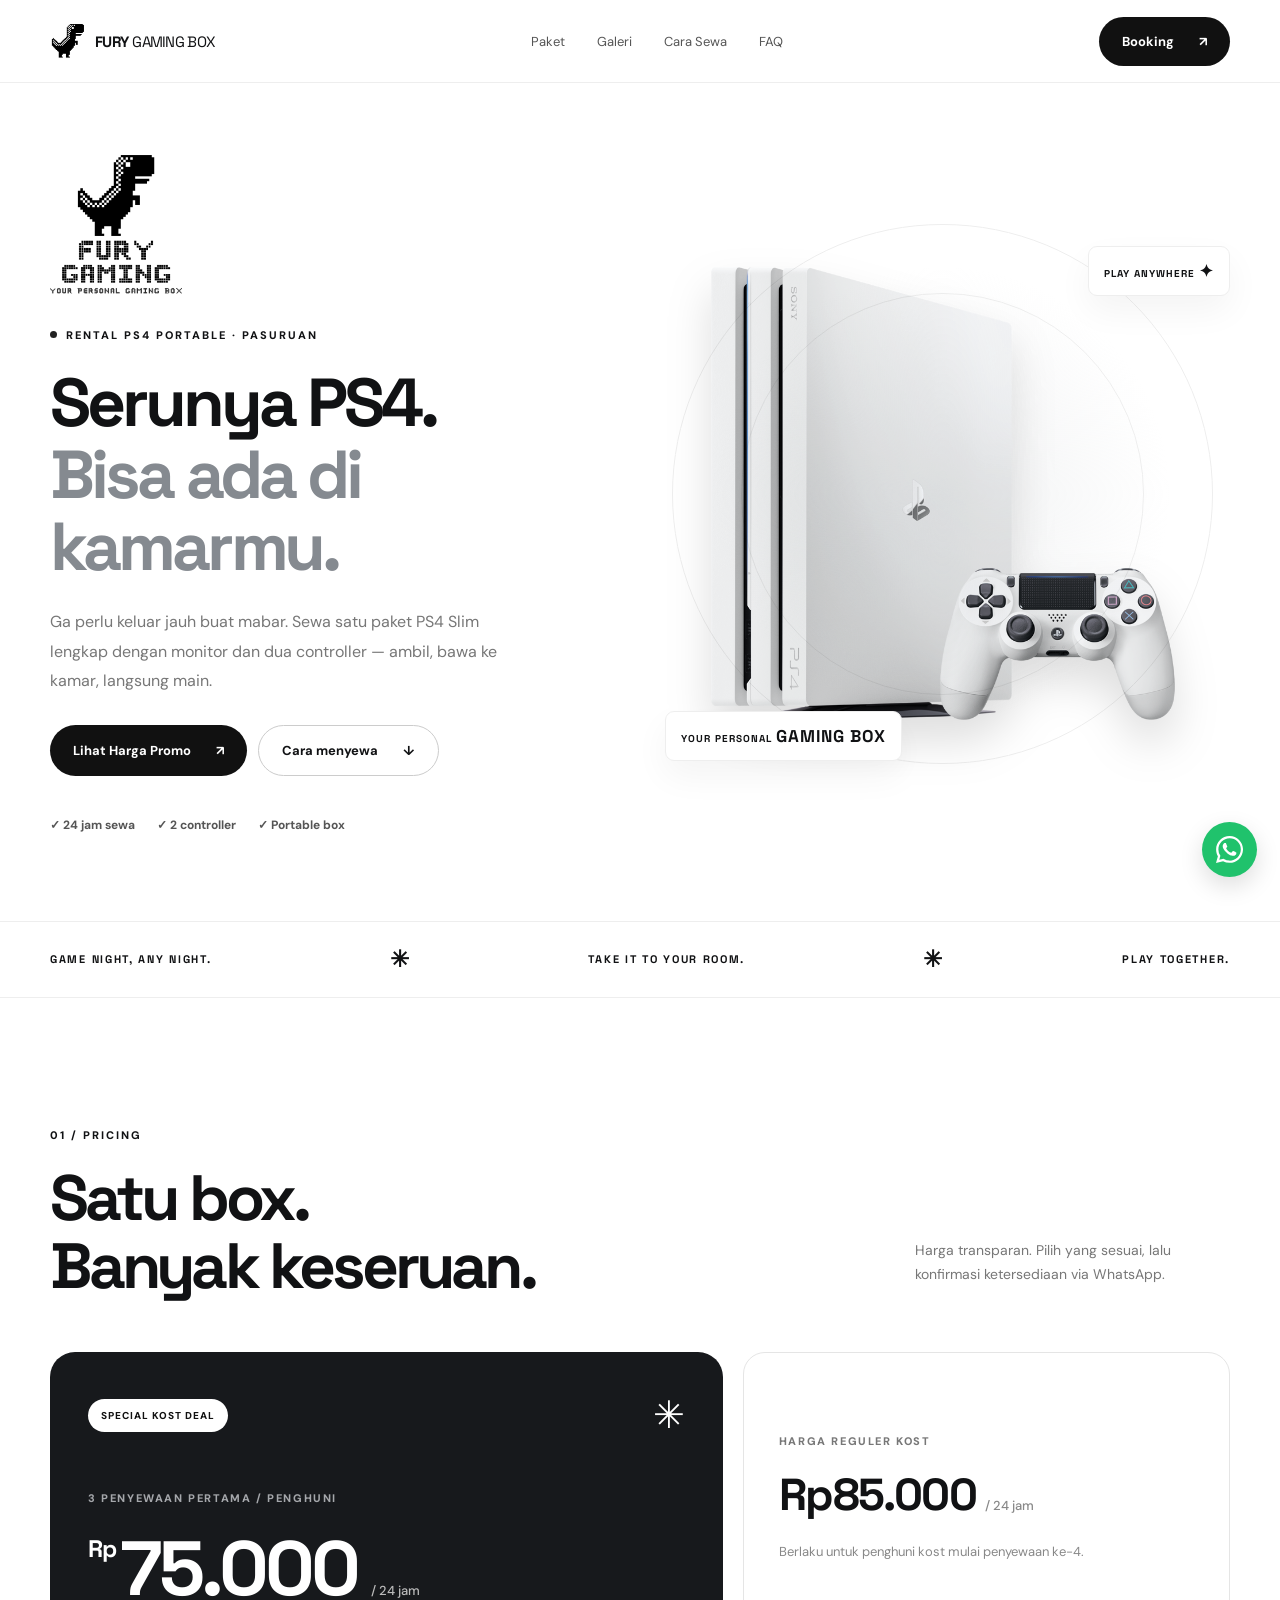
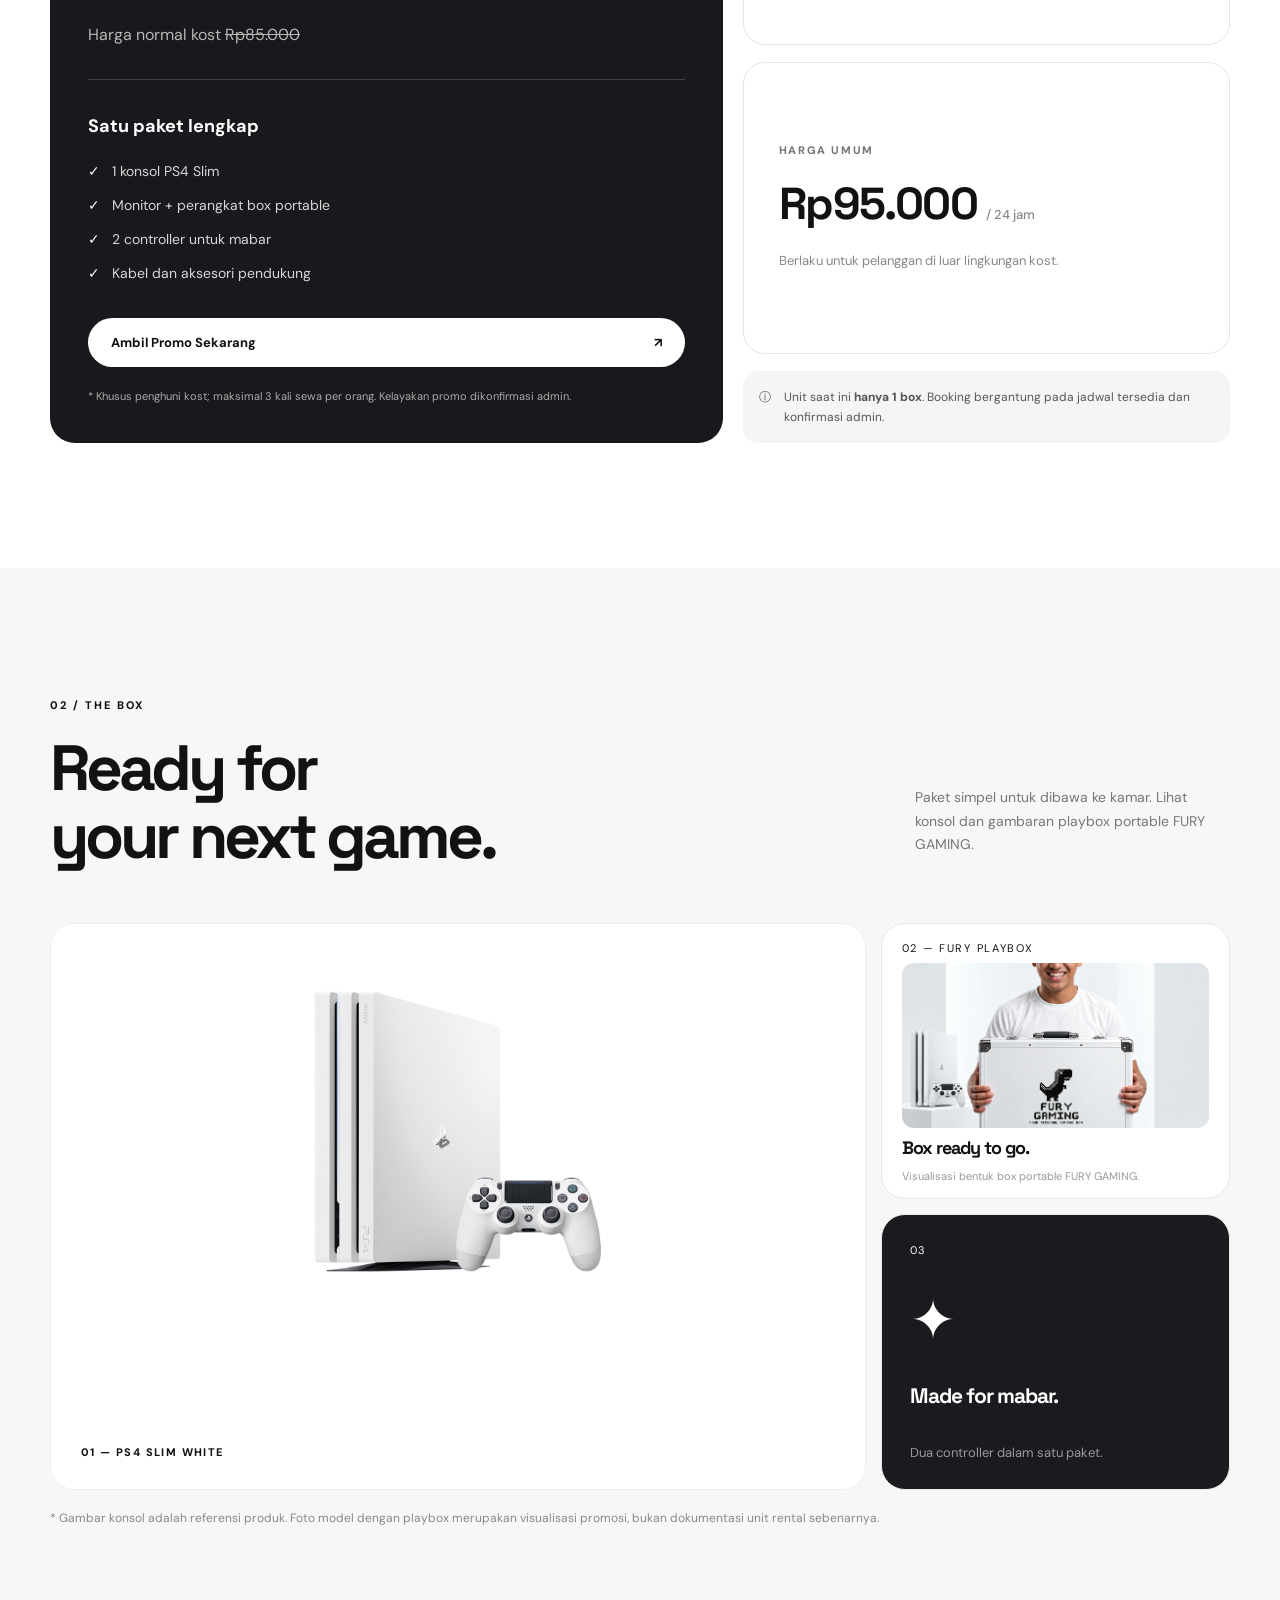
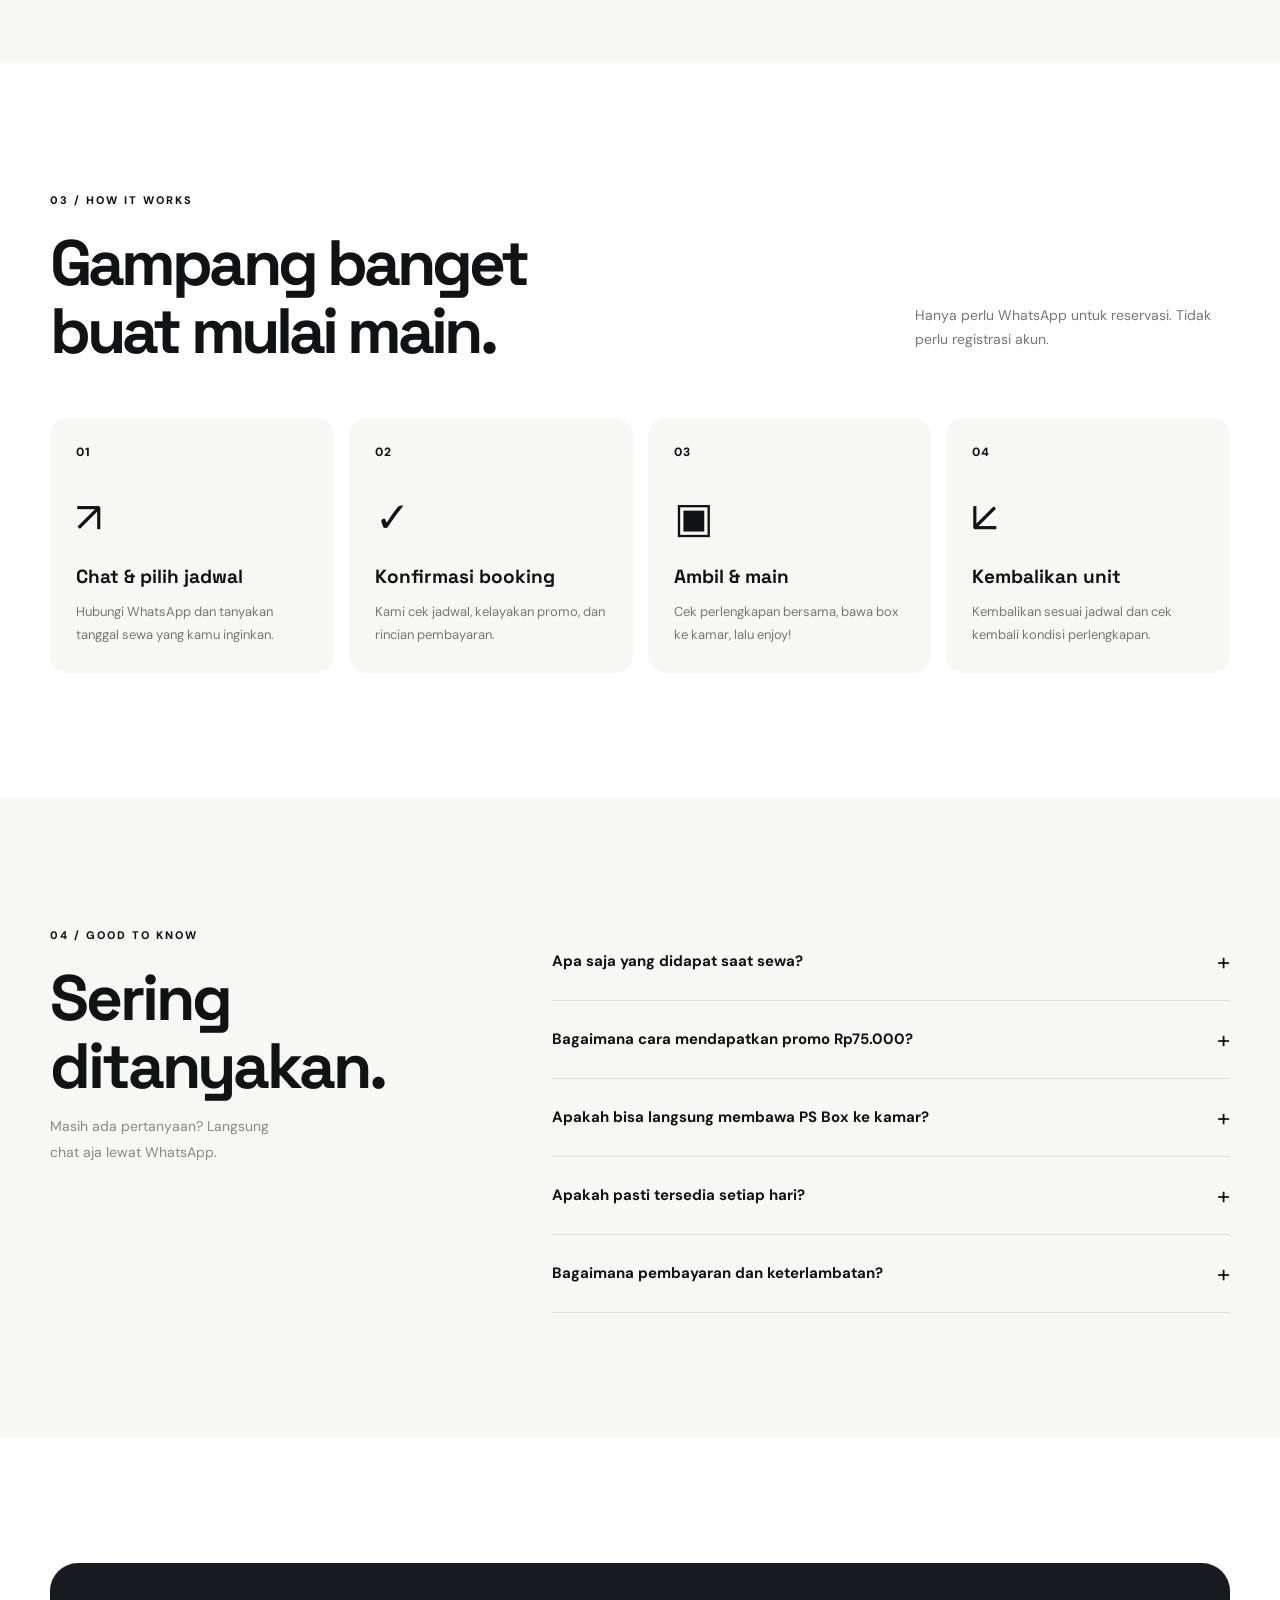
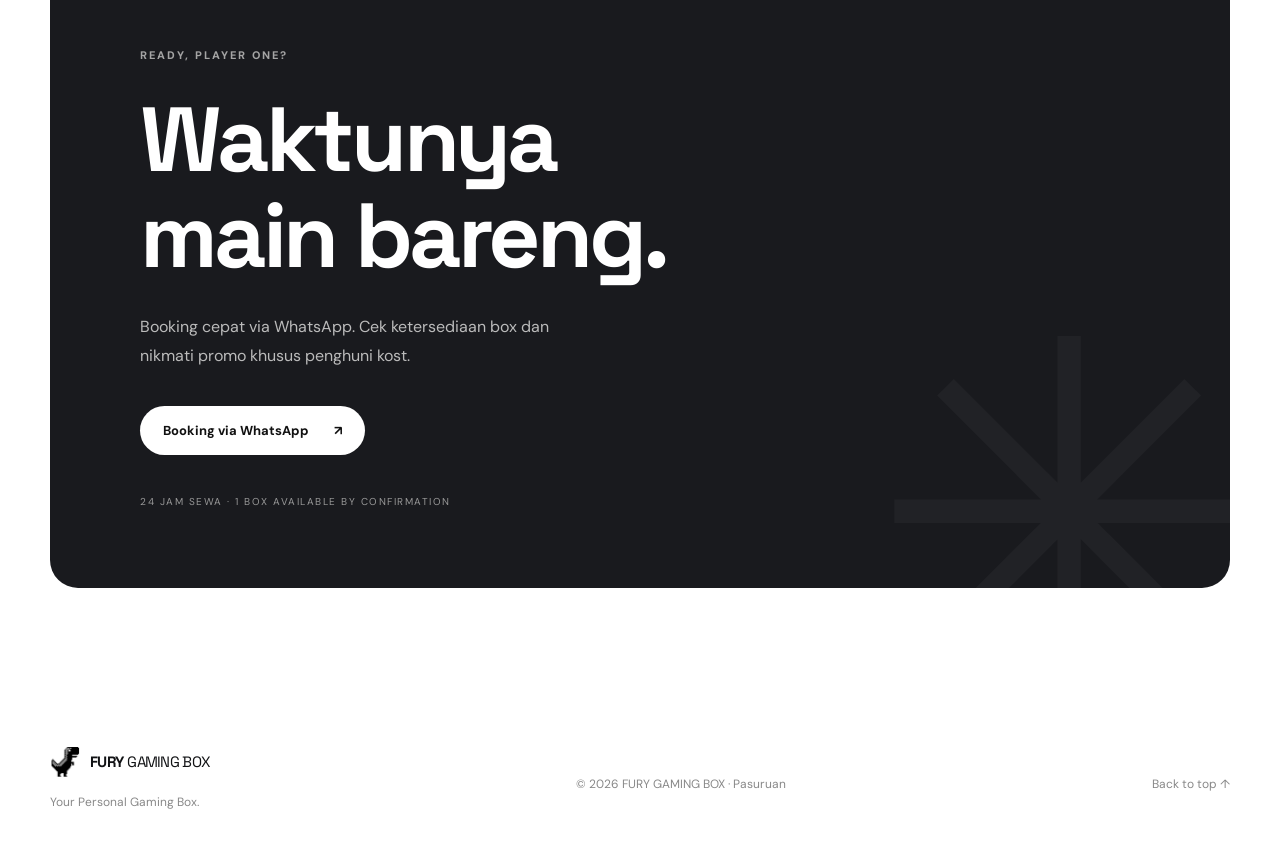
<file: paket-kost/index.html>
<!doctype html>
<html lang="id">
<head>
  <meta charset="UTF-8" />
  <meta name="viewport" content="width=device-width, initial-scale=1" />
  <meta name="theme-color" content="#ffffff" />
  <meta name="description" content="FURY GAMING BOX — sewa PS4 portable lengkap dengan monitor dan 2 controller. Promo penghuni kost Rp75.000/24 jam untuk 3 penyewaan pertama." />
  <meta property="og:title" content="FURY GAMING BOX • Rental PS4 Portable" />
  <meta property="og:description" content="Main PS4 di kamar sendiri! Promo kost Rp75.000/24 jam." />
  <meta property="og:type" content="website" />
  <link rel="icon" href="assets/images/favicon.png" type="image/png" />
  <link rel="stylesheet" href="assets/css/style.css" />
  <title>FURY GAMING BOX — Rental PS4 Portable</title>
</head>
<body>
  <a class="skip" href="#main">Lewati navigasi</a>
  <header class="nav-wrap"><div class="container nav">
    <a class="brand" href="#beranda" aria-label="FURY GAMING BOX, beranda"><img src="assets/images/favicon.png" alt="" /><span>FURY<span class="brand-light">GAMING BOX</span></span></a>
    <nav id="main-nav" aria-label="Navigasi utama"><a href="#paket">Paket</a><a href="#galeri">Galeri</a><a href="#cara-sewa">Cara Sewa</a><a href="#faq">FAQ</a></nav>
    <a class="btn btn-dark nav-cta booking-link" href="#booking">Booking <span aria-hidden="true">↗</span></a>
    <button id="menu-toggle" class="menu-toggle" type="button" aria-expanded="false" aria-controls="main-nav" aria-label="Buka menu"><span></span><span></span><span></span></button>
  </div></header>
  <main id="main">
    <section id="beranda" class="hero container">
      <div class="hero-copy reveal">
        <img class="hero-logo" src="assets/images/fury-logo.png" alt="Logo FURY GAMING dengan maskot dinosaurus pixel" />
        <span class="eyebrow"><span class="dot"></span> RENTAL PS4 PORTABLE · PASURUAN</span>
        <h1>Serunya PS4.<br /><span class="gradient-text">Bisa ada di kamarmu.</span></h1>
        <p>Ga perlu keluar jauh buat mabar. Sewa satu paket PS4 Slim lengkap dengan monitor dan dua controller — ambil, bawa ke kamar, langsung main.</p>
        <div class="hero-actions"><a href="#paket" class="btn btn-dark">Lihat Harga Promo <span>↗</span></a><a href="#cara-sewa" class="btn btn-outline">Cara menyewa <span>↓</span></a></div>
        <div class="mini-highlights"><span>✓ 24 jam sewa</span><span>✓ 2 controller</span><span>✓ Portable box</span></div>
      </div>
      <div class="hero-art reveal"><div class="orbit orbit-a"></div><div class="orbit orbit-b"></div><span class="mini-tag top-tag">PLAY ANYWHERE <b>✦</b></span><img src="assets/images/ps4-slim-white.png" alt="Foto PS4 warna putih dengan controller, gambar produk referensi" fetchpriority="high"/><span class="mini-tag bottom-tag">YOUR PERSONAL <b>GAMING BOX</b></span></div>
    </section>
    <div class="ticker"><div class="container ticker-inner"><span>GAME NIGHT, ANY NIGHT.</span><span>✳</span><span>TAKE IT TO YOUR ROOM.</span><span>✳</span><span>PLAY TOGETHER.</span></div></div>
    <section id="paket" class="section container"><div class="section-head reveal"><div><span class="eyebrow">01 / PRICING</span><h2>Satu box.<br />Banyak keseruan.</h2></div><p>Harga transparan. Pilih yang sesuai, lalu konfirmasi ketersediaan via WhatsApp.</p></div>
      <div class="pricing-layout">
        <article class="price-card feature reveal"><div class="price-top"><span class="pill dark-pill">SPECIAL KOST DEAL</span><span class="star">✳</span></div><span class="small-label">3 PENYEWAAN PERTAMA / PENGHUNI</span><div class="price"><span>Rp</span>75.000<small>/ 24 jam</small></div><p class="old-price">Harga normal kost <s>Rp85.000</s></p><div class="separator"></div><h3>Satu paket lengkap</h3><ul class="checklist"><li>1 konsol PS4 Slim</li><li>Monitor + perangkat box portable</li><li>2 controller untuk mabar</li><li>Kabel dan aksesori pendukung</li></ul><a class="btn btn-white booking-link" href="#booking" data-paket="Promo penghuni kost Rp75.000">Ambil Promo Sekarang <span>↗</span></a><p class="fineprint">* Khusus penghuni kost; maksimal 3 kali sewa per orang. Kelayakan promo dikonfirmasi admin.</p></article>
        <div class="price-side"><article class="simple-price reveal"><span class="small-label">HARGA REGULER KOST</span><div class="small-price">Rp85.000 <span>/ 24 jam</span></div><p>Berlaku untuk penghuni kost mulai penyewaan ke-4.</p></article><article class="simple-price reveal"><span class="small-label">HARGA UMUM</span><div class="small-price">Rp95.000 <span>/ 24 jam</span></div><p>Berlaku untuk pelanggan di luar lingkungan kost.</p></article><div class="note-box reveal"><span aria-hidden="true">ⓘ</span><p>Unit saat ini <strong>hanya 1 box</strong>. Booking bergantung pada jadwal tersedia dan konfirmasi admin.</p></div></div>
      </div>
    </section>
    <section id="galeri" class="section gallery-section"><div class="container"><div class="section-head reveal"><div><span class="eyebrow">02 / THE BOX</span><h2>Ready for<br />your next game.</h2></div><p>Paket simpel untuk dibawa ke kamar. Lihat konsol dan gambaran playbox portable FURY GAMING.</p></div><div class="gallery-grid"><div class="gallery-main reveal"><img src="assets/images/ps4-slim-white.png" alt="Foto konsol PlayStation putih beserta controller" loading="lazy"/><span>01 — PS4 SLIM WHITE</span></div><div class="gallery-secondary"><div class="gallery-detail gallery-photo reveal"><span class="gallery-number">02 — FURY PLAYBOX</span><img src="assets/images/fury-playbox-model.png" alt="Visualisasi playbox portable putih bermerek FURY GAMING bersama model" loading="lazy"/><strong>Box ready to go.</strong><p>Visualisasi bentuk box portable FURY GAMING.</p></div><div class="gallery-detail dark-detail reveal"><span class="gallery-number">03</span><span class="gallery-icon">✦</span><strong>Made for mabar.</strong><p>Dua controller dalam satu paket.</p></div></div></div><p class="gallery-disclaimer">* Gambar konsol adalah referensi produk. Foto model dengan playbox merupakan visualisasi promosi, bukan dokumentasi unit rental sebenarnya.</p></div></section>
    <section id="cara-sewa" class="section container"><div class="section-head reveal"><div><span class="eyebrow">03 / HOW IT WORKS</span><h2>Gampang banget<br />buat mulai main.</h2></div><p>Hanya perlu WhatsApp untuk reservasi. Tidak perlu registrasi akun.</p></div><div class="steps"><article class="step reveal"><span class="step-num">01</span><span class="step-symbol">↗</span><h3>Chat & pilih jadwal</h3><p>Hubungi WhatsApp dan tanyakan tanggal sewa yang kamu inginkan.</p></article><article class="step reveal"><span class="step-num">02</span><span class="step-symbol">✓</span><h3>Konfirmasi booking</h3><p>Kami cek jadwal, kelayakan promo, dan rincian pembayaran.</p></article><article class="step reveal"><span class="step-num">03</span><span class="step-symbol">▣</span><h3>Ambil & main</h3><p>Cek perlengkapan bersama, bawa box ke kamar, lalu enjoy!</p></article><article class="step reveal"><span class="step-num">04</span><span class="step-symbol">↙</span><h3>Kembalikan unit</h3><p>Kembalikan sesuai jadwal dan cek kembali kondisi perlengkapan.</p></article></div></section>
    <section id="faq" class="section faq-section"><div class="container faq-layout"><div class="reveal"><span class="eyebrow">04 / GOOD TO KNOW</span><h2>Sering<br />ditanyakan.</h2><p class="faq-intro">Masih ada pertanyaan? Langsung chat aja lewat WhatsApp.</p></div><div class="faq-items reveal"><details><summary>Apa saja yang didapat saat sewa?<span>+</span></summary><p>PS4 Slim, monitor, dua controller, box portable, dan kabel pendukung.</p></details><details><summary>Bagaimana cara mendapatkan promo Rp75.000?<span>+</span></summary><p>Promo khusus penghuni kost, berlaku maksimal tiga kali penyewaan per orang. Admin akan memverifikasi nama/kamar dan riwayat sewa sebelum mengonfirmasi.</p></details><details><summary>Apakah bisa langsung membawa PS Box ke kamar?<span>+</span></summary><p>Bisa, setelah booking, pembayaran, dan pemeriksaan kondisi unit saat serah terima. Waktu pengambilan disepakati bersama.</p></details><details><summary>Apakah pasti tersedia setiap hari?<span>+</span></summary><p>Belum tentu. Saat ini hanya ada satu unit, jadi tanyakan ketersediaan tanggal kepada admin terlebih dahulu.</p></details><details><summary>Bagaimana pembayaran dan keterlambatan?<span>+</span></summary><p>Metode pembayaran dan aturan keterlambatan disampaikan dan disepakati sebelum booking dikonfirmasi.</p></details></div></div></section>
    <section id="booking" class="section container"><div class="closing reveal"><span class="eyebrow light-eyebrow">READY, PLAYER ONE?</span><h2>Waktunya<br />main bareng.</h2><p>Booking cepat via WhatsApp. Cek ketersediaan box dan nikmati promo khusus penghuni kost.</p><a class="btn btn-white booking-link" href="https://wa.me/6282244281488" data-paket="Promo penghuni kost Rp75.000">Booking via WhatsApp <span>↗</span></a><span class="closing-sub">24 JAM SEWA · 1 BOX AVAILABLE BY CONFIRMATION</span></div></section>
  </main>
  <footer class="footer container"><div><a class="brand" href="#beranda"><img src="assets/images/favicon.png" alt=""/><span>FURY<span class="brand-light">GAMING BOX</span></span></a><p>Your Personal Gaming Box.</p></div><span>© <span id="year"></span> FURY GAMING BOX · Pasuruan</span><a href="#beranda">Back to top ↑</a></footer>
  <a id="float-wa" class="floating-wa booking-link" href="https://wa.me/6282244281488" aria-label="Booking lewat WhatsApp" title="Booking lewat WhatsApp"><svg viewBox="0 0 24 24" fill="currentColor" aria-hidden="true"><path d="M20.52 3.48A11.9 11.9 0 0 0 12.05 0C5.47 0 .1 5.36.1 11.95c0 2.1.55 4.15 1.59 5.96L0 24l6.26-1.64a11.93 11.93 0 0 0 5.78 1.47h.01c6.59 0 11.96-5.36 11.96-11.95 0-3.2-1.25-6.2-3.49-8.4ZM12.05 21.8a9.93 9.93 0 0 1-5.06-1.38l-.36-.21-3.72.97.99-3.63-.24-.37a9.95 9.95 0 0 1-1.53-5.23c0-5.49 4.47-9.95 9.96-9.95a9.88 9.88 0 0 1 7.04 2.92 9.87 9.87 0 0 1 2.92 7.04c0 5.5-4.47 9.94-10 9.94Zm5.45-7.44c-.3-.15-1.77-.87-2.04-.97-.27-.1-.47-.15-.67.15-.2.3-.77.97-.95 1.16-.17.2-.35.22-.65.07-.3-.15-1.27-.47-2.41-1.49-.89-.8-1.49-1.78-1.67-2.08-.17-.3-.02-.46.13-.6.13-.13.3-.35.45-.52.15-.18.2-.3.3-.5.1-.2.05-.38-.02-.53-.08-.15-.67-1.62-.92-2.22-.24-.58-.49-.5-.67-.5l-.57-.01c-.2 0-.53.08-.8.38-.27.3-1.05 1.03-1.05 2.5s1.07 2.9 1.22 3.1c.15.2 2.1 3.2 5.1 4.49.71.31 1.27.5 1.7.64.72.23 1.38.2 1.9.12.58-.09 1.77-.73 2.02-1.43.25-.7.25-1.3.17-1.42-.07-.13-.27-.2-.57-.35Z"/></svg></a>
  <script src="assets/js/main.js" defer></script>
</body></html>
</file>
<file: paket-kost/assets/css/style.css>
@import url('https://fonts.googleapis.com/css2?family=DM+Sans:wght@400;500;600;700;800&family=Space+Grotesk:wght@400;500;600;700&display=swap');
:root{--ink:#111214;--muted:#777a80;--line:#e5e5e5;--bg:#fff;--soft:#f5f5f4;--radius:20px}*{box-sizing:border-box}html{scroll-behavior:smooth;scroll-padding-top:94px}body{margin:0;background:var(--bg);color:var(--ink);font-family:'DM Sans',sans-serif;-webkit-font-smoothing:antialiased}a{color:inherit;text-decoration:none}img{max-width:100%}button{font:inherit}.container{width:min(1180px,calc(100% - 48px));margin:auto}.skip{position:absolute;left:-9999px;top:10px;background:#111;color:#fff;padding:8px;z-index:99}.skip:focus{left:10px}.nav-wrap{position:sticky;top:0;z-index:30;background:rgba(255,255,255,.91);backdrop-filter:blur(18px);border-bottom:1px solid #eee}.nav{height:82px;display:flex;align-items:center;justify-content:space-between;gap:22px}.brand{display:inline-flex;align-items:center;gap:9px;font-family:'Space Grotesk',sans-serif;font-size:15px;letter-spacing:-.7px;font-weight:700;white-space:nowrap}.brand img{width:36px;height:36px;object-fit:contain}.brand-light{font-weight:400;margin-left:4px}.nav nav{display:flex;gap:32px;font-size:13px;color:#555}.nav nav a:hover,.footer a:hover{color:#000;text-decoration:underline}.btn{display:inline-flex;justify-content:center;align-items:center;gap:25px;padding:16px 23px;border-radius:999px;font-size:13px;font-weight:700;transition:transform .2s,background .2s,border-color .2s;white-space:nowrap}.btn:hover{transform:translateY(-3px)}.btn-dark{background:#111;color:#fff}.btn-dark:hover{background:#363636}.btn-outline{border:1px solid #ccc;background:#fff}.btn-white{background:#fff;color:#111}.menu-toggle{display:none;border:0;background:transparent;padding:9px}.menu-toggle span{display:block;height:2px;width:22px;margin:5px 0;background:#111}.hero{min-height:660px;display:grid;grid-template-columns:1fr 1fr;align-items:center;gap:30px;padding-top:72px;padding-bottom:88px}.eyebrow{display:inline-flex;align-items:center;gap:9px;font-size:11px;font-weight:800;letter-spacing:2px}.dot{width:7px;height:7px;background:#222;border-radius:50%}.hero h1,h2,.closing h2{font-family:'Space Grotesk',sans-serif;font-weight:700;letter-spacing:-3.9px;line-height:1.06}.hero h1{font-size:clamp(44px,5.3vw,77px);margin:24px 0}.gradient-text{color:#858a90}.hero-copy>p{color:#777;font-size:16px;line-height:1.85;max-width:470px}.hero-actions{display:flex;gap:11px;flex-wrap:wrap;margin-top:29px}.mini-highlights{display:flex;gap:22px;margin-top:41px;font-size:12px;font-weight:700;color:#555}.hero-art{position:relative;min-height:480px;display:flex;align-items:center;justify-content:center;isolation:isolate}.hero-art:before{content:'';position:absolute;width:82%;aspect-ratio:1;background:radial-gradient(circle,#f1f2f3,transparent 68%);z-index:-1}.hero-art img{width:100%;max-width:625px;object-fit:contain;mix-blend-mode:multiply;filter:drop-shadow(0 24px 22px rgba(0,0,0,.13));border-radius:12px}.orbit{position:absolute;border:1px solid #eee;border-radius:50%;z-index:-2}.orbit-a{width:94%;aspect-ratio:1}.orbit-b{width:70%;aspect-ratio:1}.mini-tag{position:absolute;background:#fff;border:1px solid #eee;box-shadow:0 15px 35px #0000000c;border-radius:9px;padding:13px 15px;font:700 10px 'Space Grotesk';letter-spacing:1px}.mini-tag b{font-size:17px}.top-tag{top:40px;right:0}.bottom-tag{bottom:20px;left:10px}.ticker{border-top:1px solid #eee;border-bottom:1px solid #eee}.ticker-inner{display:flex;align-items:center;justify-content:space-between;gap:15px;min-height:75px;font:700 11px 'Space Grotesk';letter-spacing:1.7px}.ticker-inner span:nth-child(even){font-size:23px}.section{padding-top:125px;padding-bottom:125px}.section-head{display:flex;align-items:end;justify-content:space-between;gap:40px;margin-bottom:52px}.section-head h2,.faq-layout h2{font-size:clamp(37px,5.1vw,64px);margin:21px 0 0}.section-head p{max-width:315px;color:#777;line-height:1.7;font-size:14px}.pricing-layout{display:grid;grid-template-columns:1.16fr .84fr;gap:20px}.price-card{background:#17191c;color:white;border-radius:25px;padding:38px;position:relative}.price-top{display:flex;align-items:center;justify-content:space-between;margin-bottom:46px}.pill{padding:10px 13px;border-radius:100px;font-size:10px;letter-spacing:1px;font-weight:800}.dark-pill{background:#fff;color:#111}.star{font-size:38px}.small-label{font-size:11px;letter-spacing:1.6px;font-weight:800;color:#a5a7ab}.price{display:flex;align-items:baseline;gap:4px;margin-top:12px;font:700 clamp(48px,6vw,79px) 'Space Grotesk';letter-spacing:-4px}.price>span{font-size:24px;letter-spacing:-1px;align-self:start;padding-top:14px}.price small{font:500 13px 'DM Sans';letter-spacing:0;margin-left:10px;color:#bbb}.old-price{color:#b7b7b7;margin-top:7px}.separator{height:1px;background:#414244;margin:34px 0}.price-card h3{font-size:18px}.checklist{padding:0;list-style:none;display:grid;gap:16px;font-size:14px;color:#d6d6d6;margin:24px 0 36px}.checklist li:before{content:'✓';margin-right:12px;color:#fff}.feature .btn{width:100%;justify-content:space-between}.fineprint{color:#aaa;font-size:11px;line-height:1.65;margin:20px 0 0}.price-side{display:grid;gap:17px;grid-template-rows:1fr 1fr auto}.simple-price{border:1px solid var(--line);border-radius:22px;padding:35px;display:flex;flex-direction:column;justify-content:center}.simple-price .small-label{color:#777}.small-price{font:700 clamp(29px,3.5vw,45px) 'Space Grotesk';letter-spacing:-1.6px;margin:18px 0}.small-price span{font:500 13px 'DM Sans';letter-spacing:0;color:#888}.simple-price p{color:#888;font-size:13px;margin:0;line-height:1.7}.note-box{display:flex;gap:13px;align-items:start;background:#f5f5f4;border-radius:15px;padding:16px;color:#555;font-size:12px;line-height:1.7}.note-box p{margin:0}.gallery-section{background:#f7f7f6}.gallery-grid{display:grid;grid-template-columns:1.4fr .6fr;gap:15px}.gallery-main{background:#fff;border:1px solid #eee;border-radius:24px;padding:30px;min-height:410px;display:flex;flex-direction:column;justify-content:space-between}.gallery-main img{height:355px;width:100%;object-fit:contain;mix-blend-mode:multiply}.gallery-main>span{font-size:11px;font-weight:800;letter-spacing:1.4px}.gallery-secondary{display:grid;grid-template-rows:1fr 1fr;gap:15px}.gallery-detail{border:1px solid #e8e8e8;border-radius:24px;background:#fff;padding:28px;display:flex;flex-direction:column;justify-content:space-between}.gallery-number{font-size:11px;letter-spacing:1.7px}.gallery-icon{font-size:55px}.gallery-detail strong{font:700 21px 'Space Grotesk';letter-spacing:-1px}.gallery-detail p{font-size:13px;color:#999;margin:8px 0 0}.dark-detail{background:#1a1b1e;color:#fff}.gallery-disclaimer{color:#888;font-size:12px;margin-top:20px}.steps{display:grid;grid-template-columns:repeat(4,1fr);gap:15px}.step{padding:26px;background:#f7f7f6;border-radius:18px;min-height:255px;display:flex;flex-direction:column}.step-num{font-size:12px;letter-spacing:1px;font-weight:800}.step-symbol{font-size:42px;margin:30px 0 auto}.step h3{font:700 19px 'Space Grotesk';margin:0 0 12px}.step p{font-size:13px;line-height:1.75;color:#777;margin:0}.faq-section{background:#f7f7f6}.faq-layout{display:grid;grid-template-columns:.75fr 1.25fr;gap:95px}.faq-layout h2{font-family:'Space Grotesk';letter-spacing:-3px}.faq-intro{font-size:14px;line-height:1.8;color:#888;max-width:240px}.faq-items details{border-bottom:1px solid #dedede;padding:23px 0}.faq-items summary{cursor:pointer;list-style:none;font-size:15px;font-weight:700;display:flex;align-items:center;justify-content:space-between;gap:20px}.faq-items summary::-webkit-details-marker{display:none}.faq-items summary span{font-size:24px;font-weight:400}.faq-items details[open] summary span{transform:rotate(45deg)}.faq-items details p{line-height:1.75;color:#666;font-size:13px;max-width:580px}.closing{border-radius:28px;background:#191a1e;color:white;padding:80px min(8vw,90px);position:relative;overflow:hidden}.closing:after{content:'✳';position:absolute;right:-40px;bottom:-175px;font-size:480px;line-height:1;color:#ffffff09;pointer-events:none}.light-eyebrow{color:#a4a4a4}.closing h2{font-size:clamp(51px,7.5vw,91px);margin:28px 0}.closing p{max-width:420px;color:#bbb;line-height:1.8}.closing .btn{margin-top:20px;position:relative;z-index:1}.closing-sub{display:block;margin-top:40px;font-size:10px;letter-spacing:1.5px;color:#999}.footer{display:flex;align-items:center;justify-content:space-between;gap:20px;padding-top:33px;padding-bottom:39px}.footer p,.footer>span,.footer>a{font-size:12px;color:#888}.footer .brand img{width:31px;height:31px}.floating-wa{position:fixed;right:23px;bottom:23px;display:flex;align-items:center;justify-content:center;background:#20c26c;color:white;width:55px;height:55px;border-radius:50%;z-index:20;box-shadow:0 9px 25px #0002;transition:transform .2s}.floating-wa:hover{transform:translateY(-4px)}.floating-wa svg{width:27px;height:27px}.reveal{opacity:0;transform:translateY(23px);transition:opacity .65s ease,transform .65s ease}.reveal.visible{opacity:1;transform:translateY(0)}@media(max-width:950px){.hero{grid-template-columns:1fr;min-height:auto;padding-top:65px}.hero-art{min-height:400px}.hero-copy>p{max-width:650px}.pricing-layout,.faq-layout{grid-template-columns:1fr}.price-side{grid-template-columns:1fr 1fr;grid-template-rows:auto}.note-box{grid-column:1/-1}.faq-layout{gap:15px}.steps{grid-template-columns:1fr 1fr}.ticker-inner span:nth-child(n+4){display:none}}@media(max-width:650px){.container{width:calc(100% - 36px)}.nav{height:70px}.nav-cta{display:none}.menu-toggle{display:block}.nav nav{display:none;position:absolute;top:70px;left:0;right:0;background:#fff;padding:20px 24px;border-bottom:1px solid #eee;flex-direction:column;gap:20px}.nav nav.open{display:flex}.hero{padding-top:53px;padding-bottom:38px;gap:12px}.hero h1{font-size:48px;letter-spacing:-2.9px}.hero-copy>p{font-size:14px}.hero-art{min-height:310px}.mini-tag{font-size:8px;padding:10px}.top-tag{top:12px}.bottom-tag{bottom:8px}.mini-highlights{gap:13px;font-size:10px;margin-top:28px;flex-wrap:wrap}.hero-actions .btn{flex:1;gap:8px;padding:15px 12px;font-size:11px}.ticker-inner{min-height:59px;font-size:9px}.ticker-inner span:nth-child(n+3){display:none}.section{padding-top:83px;padding-bottom:83px}.section-head{display:block;margin-bottom:32px}.section-head h2,.faq-layout h2{letter-spacing:-2.5px}.section-head p{font-size:13px}.price-card{padding:26px}.price{font-size:55px}.price small{font-size:12px}.price-side{grid-template-columns:1fr}.note-box{grid-column:auto}.simple-price{padding:27px}.gallery-grid{grid-template-columns:1fr}.gallery-main{min-height:320px}.gallery-main img{height:265px}.gallery-secondary{grid-template-columns:1fr 1fr;grid-template-rows:auto}.gallery-detail{min-height:192px;padding:18px}.gallery-detail strong{font-size:16px}.gallery-icon{font-size:37px}.steps{gap:11px}.step{padding:20px;min-height:258px}.step h3{font-size:17px}.step p{font-size:12px}.closing{padding:56px 28px}.closing h2{letter-spacing:-3px}.footer{align-items:start;flex-wrap:wrap}.footer>span{order:3;width:100%}}@media(prefers-reduced-motion:reduce){html{scroll-behavior:auto}.reveal{opacity:1;transform:none;transition:none}.btn,.floating-wa{transition:none}}

.hero-logo{display:block;width:132px;height:auto;margin-bottom:28px}@media(max-width:650px){.hero-logo{width:100px;margin-bottom:24px}}

/* Product gallery update: preserve original minimalist layout */
.gallery-photo{overflow:hidden;gap:8px;padding:17px 20px 15px}.gallery-photo img{width:100%;height:165px;object-fit:cover;object-position:center 48%;border-radius:12px}.gallery-photo strong{font-size:18px}.gallery-photo p{font-size:11px;margin-top:2px}@media(max-width:650px){.gallery-photo{padding:12px;gap:5px}.gallery-photo img{height:116px}.gallery-photo strong{font-size:14px}.gallery-photo p{font-size:10px}}
</file>
